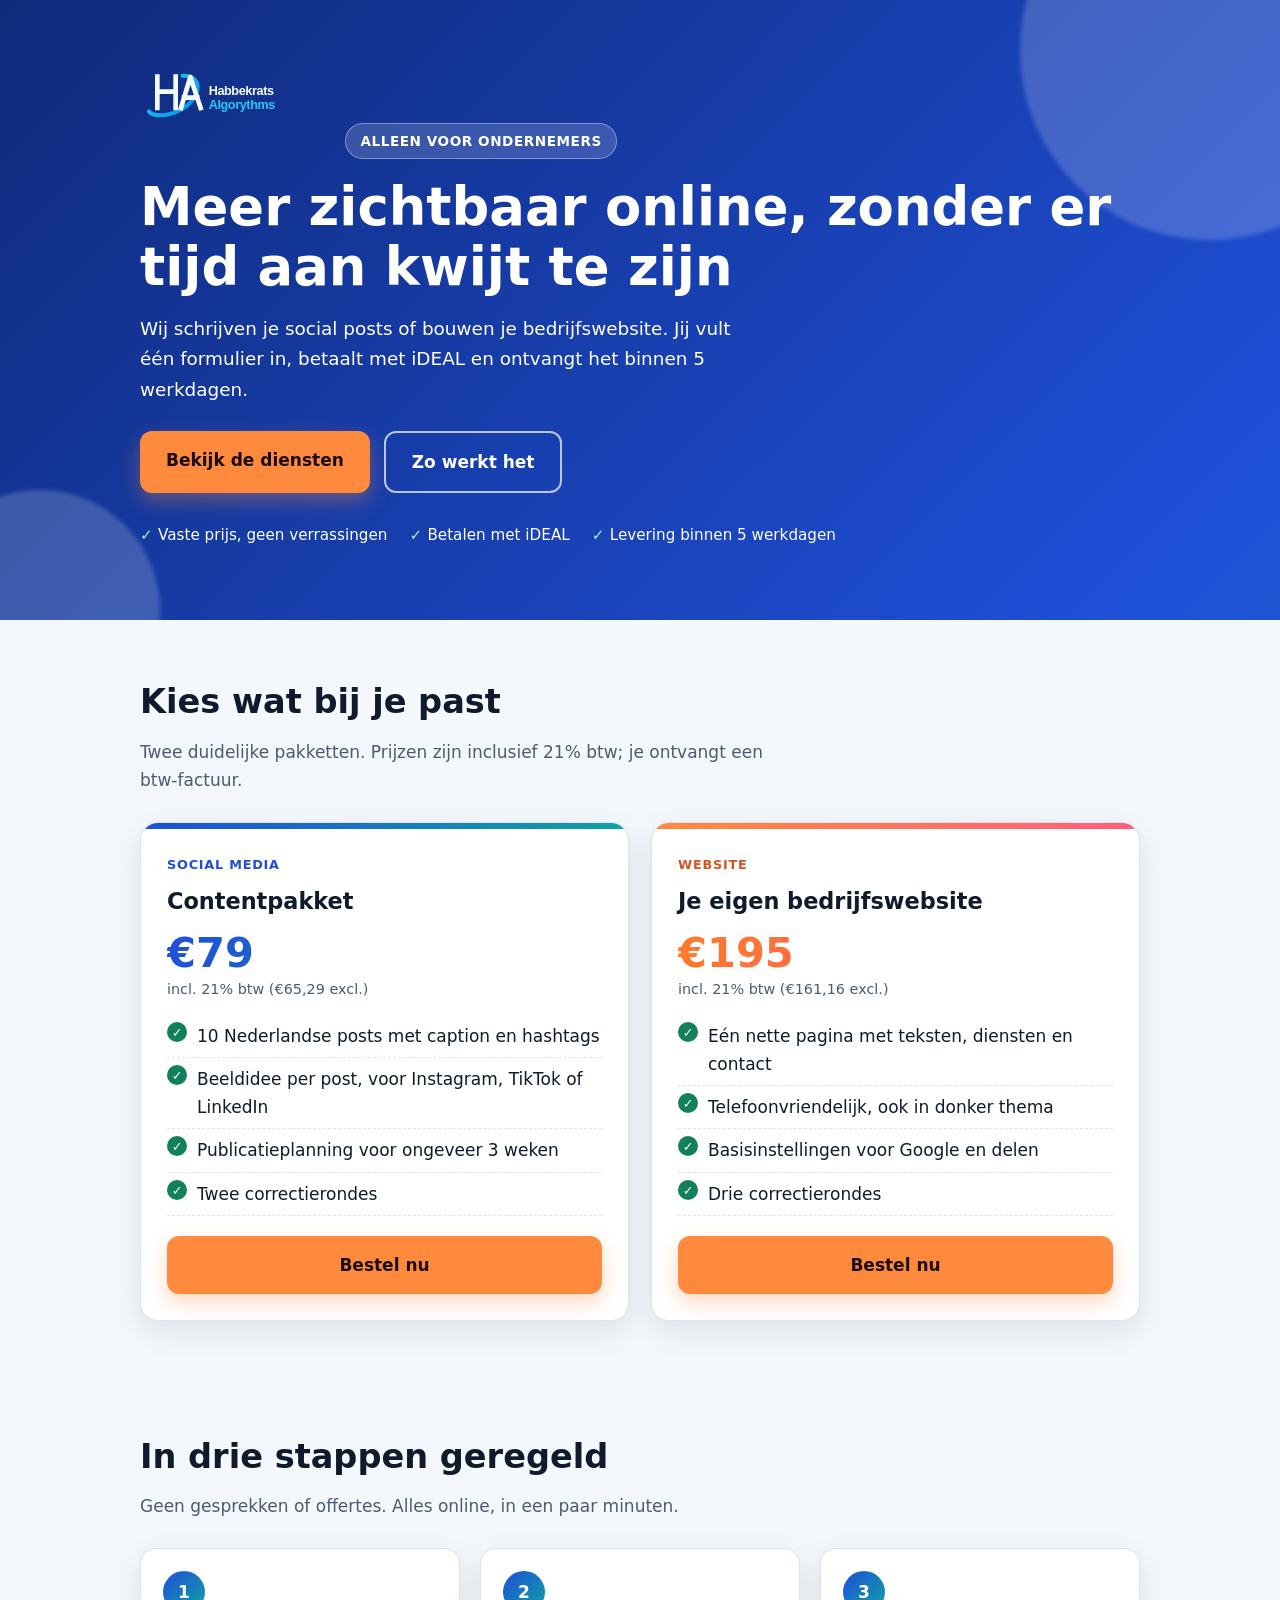
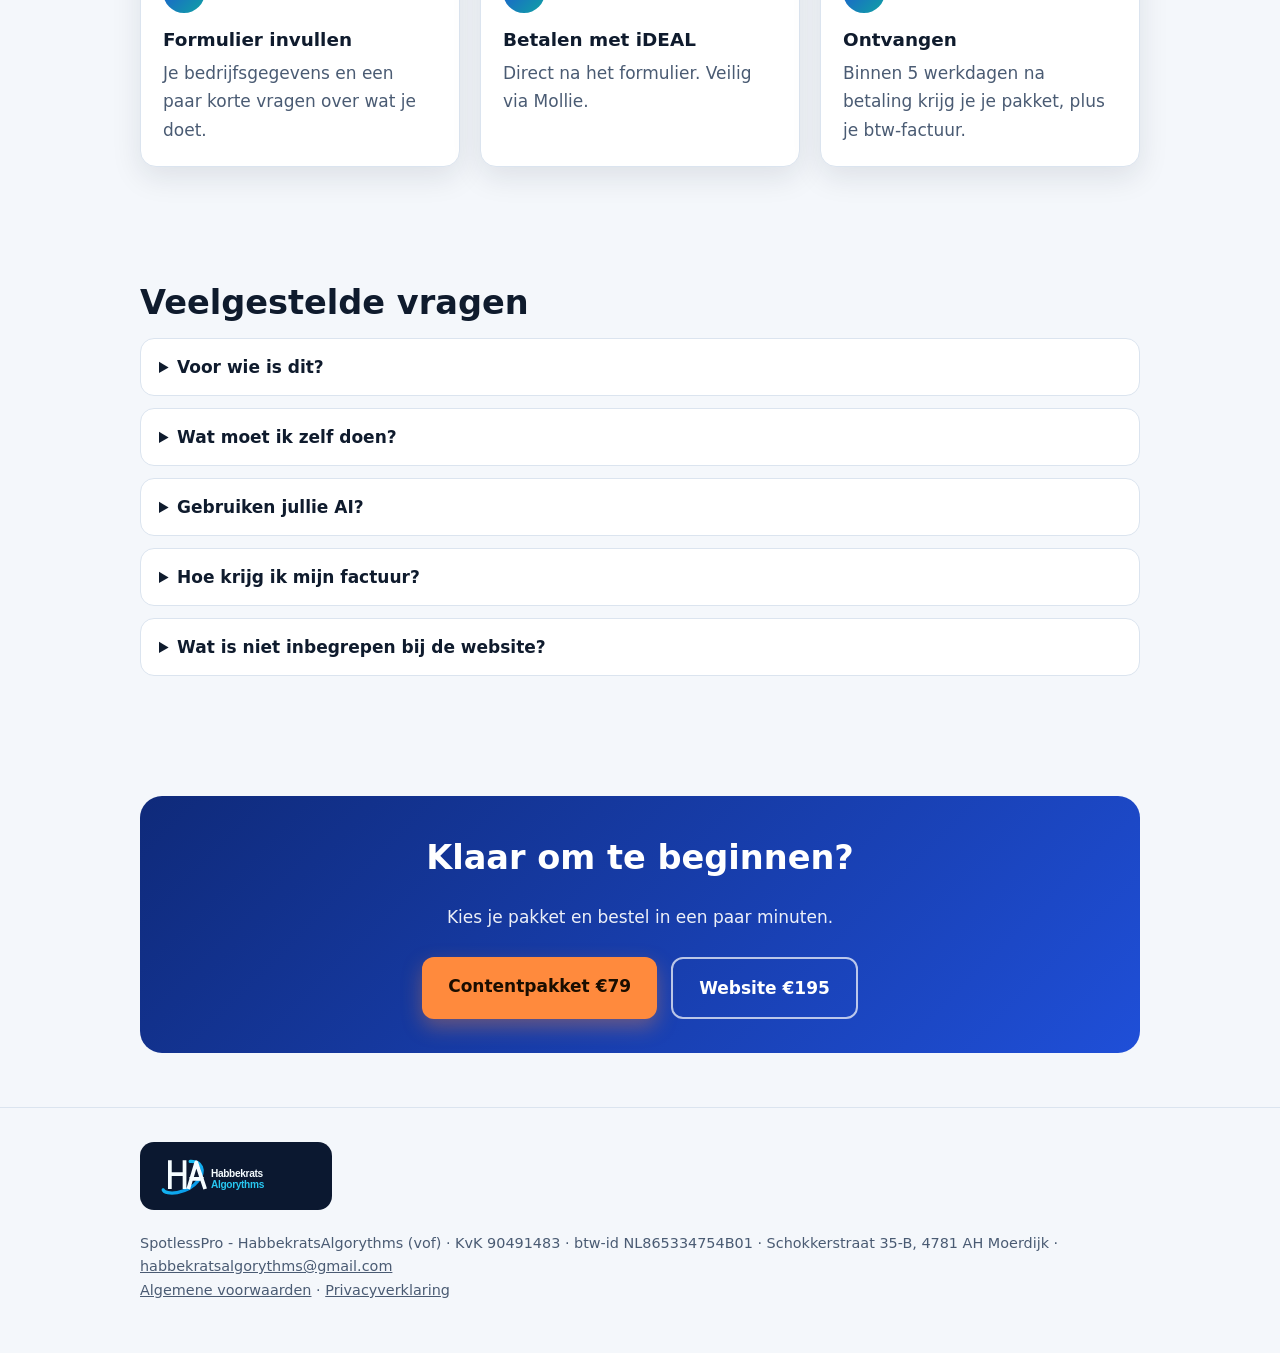
<file: 2026-11/contentdienst-design/index.html>
<!doctype html>
<html lang="nl"><head><meta charset="utf-8"><meta name="viewport" content="width=device-width,initial-scale=1">
<title>Social posts en websites voor ondernemers | SpotlessPro Contentdienst</title>
<meta name="description" content="Tien Nederlandse social posts met planning (€79) of een nette one-page website (€195). Alleen voor ondernemers, klaar in 5 werkdagen.">
<link rel="stylesheet" href="style.css"></head><body>
<header class="hero"><div class="wrap">
<a class="brand" href="index.html" aria-label="HabbekratsAlgorythms"><img src="logo.svg" alt="HabbekratsAlgorythms" width="220" height="66"></a>
<span class="badge">ALLEEN VOOR ONDERNEMERS</span>
<h1>Meer zichtbaar online, zonder er tijd aan kwijt te zijn</h1>
<p class="lead">Wij schrijven je social posts of bouwen je bedrijfswebsite. Jij vult één formulier in, betaalt met iDEAL en ontvangt het binnen 5 werkdagen.</p>
<div class="cta-row"><a class="btn" href="#diensten">Bekijk de diensten</a><a class="btn ghost" href="#werkwijze">Zo werkt het</a></div>
<div class="trust"><span>Vaste prijs, geen verrassingen</span><span>Betalen met iDEAL</span><span>Levering binnen 5 werkdagen</span></div>
</div></header>
<main>
<section id="diensten"><div class="wrap">
<h2 class="reveal">Kies wat bij je past</h2><p class="sub reveal">Twee duidelijke pakketten. Prijzen zijn inclusief 21% btw; je ontvangt een btw-factuur.</p>
<div class="grid">
<article class="card reveal"><span class="tag">Social media</span><h3>Contentpakket</h3>
<div class="price">€79</div><p class="vat">incl. 21% btw (€65,29 excl.)</p>
<ul><li>10 Nederlandse posts met caption en hashtags</li><li>Beeldidee per post, voor Instagram, TikTok of LinkedIn</li><li>Publicatieplanning voor ongeveer 3 weken</li><li>Twee correctierondes</li></ul>
<a class="btn" href="bestel.html?pakket=content">Bestel nu</a></article>
<article class="card alt reveal"><span class="tag">Website</span><h3>Je eigen bedrijfswebsite</h3>
<div class="price">€195</div><p class="vat">incl. 21% btw (€161,16 excl.)</p>
<ul><li>Eén nette pagina met teksten, diensten en contact</li><li>Telefoonvriendelijk, ook in donker thema</li><li>Basisinstellingen voor Google en delen</li><li>Drie correctierondes</li></ul>
<a class="btn" href="bestel.html?pakket=website">Bestel nu</a></article>
</div></div></section>
<section id="werkwijze"><div class="wrap">
<h2 class="reveal">In drie stappen geregeld</h2><p class="sub reveal">Geen gesprekken of offertes. Alles online, in een paar minuten.</p>
<div class="steps">
<div class="step reveal"><h3>Formulier invullen</h3><p>Je bedrijfsgegevens en een paar korte vragen over wat je doet.</p></div>
<div class="step reveal"><h3>Betalen met iDEAL</h3><p>Direct na het formulier. Veilig via Mollie.</p></div>
<div class="step reveal"><h3>Ontvangen</h3><p>Binnen 5 werkdagen na betaling krijg je je pakket, plus je btw-factuur.</p></div>
</div></div></section>
<section><div class="wrap faq"><h2 class="reveal">Veelgestelde vragen</h2>
<details class="reveal"><summary>Voor wie is dit?</summary><p>Uitsluitend voor ondernemers en organisaties. Particulieren kunnen helaas niet bestellen.</p></details>
<details class="reveal"><summary>Wat moet ik zelf doen?</summary><p>Het formulier invullen en vooraf controleren of feiten, prijzen en rechten op beeld kloppen. Wij plaatsen niets voor je en beloven geen volgers, bezoekers of omzet.</p></details>
<details class="reveal"><summary>Gebruiken jullie AI?</summary><p>Ja, als schrijfhulp. Elk pakket gaat voor levering door een vaste controle op feiten, claims en taal. Lees de privacyverklaring voor details.</p></details>
<details class="reveal"><summary>Hoe krijg ik mijn factuur?</summary><p>Na betaling sturen wij binnen vijf werkdagen een btw-factuur naar het adres dat je opgeeft.</p></details>
<details class="reveal"><summary>Wat is niet inbegrepen bij de website?</summary><p>Domein, hosting, e-mail, webshop, formulieren en onderhoud na oplevering. Je krijgt de bestanden met uitleg om ze gratis te plaatsen.</p></details>
</div></section>
<section><div class="wrap"><div class="band reveal"><h2>Klaar om te beginnen?</h2><p>Kies je pakket en bestel in een paar minuten.</p>
<div class="cta-row" style="justify-content:center"><a class="btn" href="bestel.html?pakket=content">Contentpakket €79</a><a class="btn ghost" href="bestel.html?pakket=website">Website €195</a></div></div></div></section>
</main>
<footer><div class="wrap"><span class="chip"><img src="logo.svg" alt="HabbekratsAlgorythms" width="170" height="51"></span><br>SpotlessPro - HabbekratsAlgorythms (vof) · KvK 90491483 · btw-id NL865334754B01 · Schokkerstraat 35-B, 4781 AH Moerdijk · <a href="mailto:habbekratsalgorythms@gmail.com">habbekratsalgorythms@gmail.com</a><br><a href="voorwaarden.html">Algemene voorwaarden</a> · <a href="privacy.html">Privacyverklaring</a></div></footer>
<script>(function(){var els=document.querySelectorAll('.reveal');if(!('IntersectionObserver' in window)){els.forEach(function(e){e.classList.add('in')});return}
var io=new IntersectionObserver(function(en){en.forEach(function(x){if(x.isIntersecting){x.target.classList.add('in');io.unobserve(x.target)}})},{threshold:.12});els.forEach(function(e){io.observe(e)});})();</script>
</body></html>
</file>
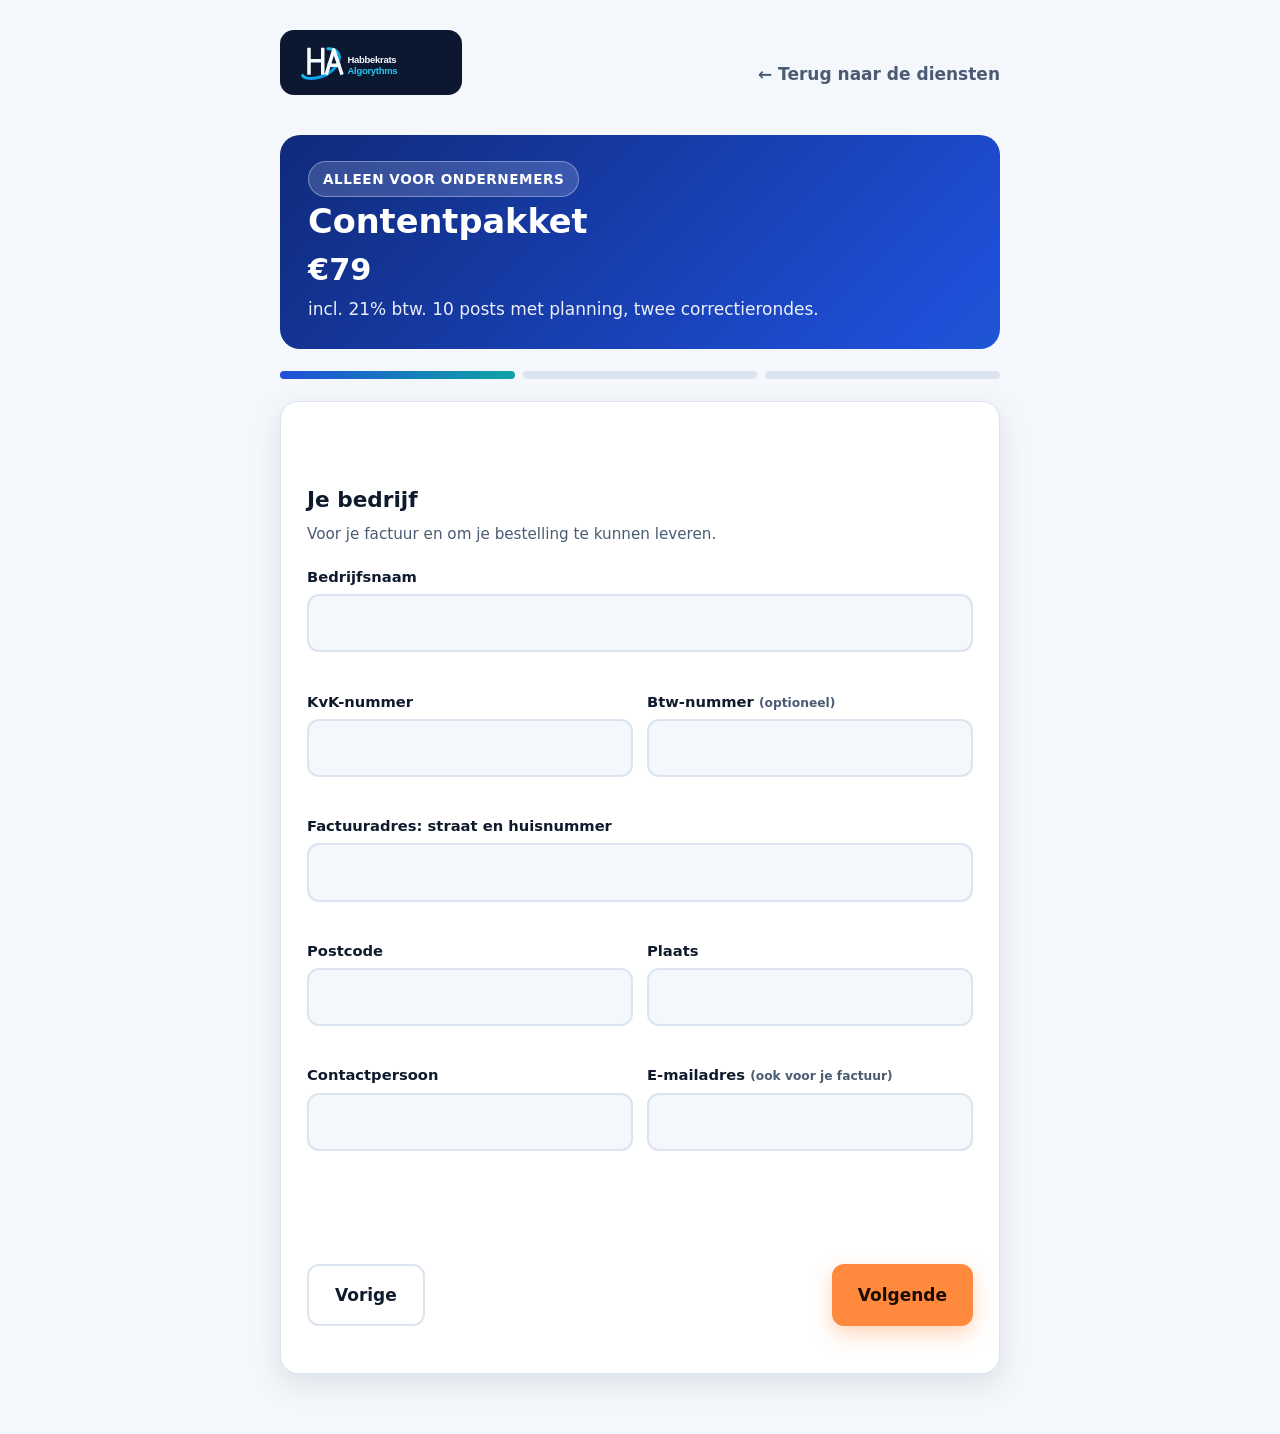
<file: 2026-11/contentdienst-design/bestel.html>
<!doctype html>
<html lang="nl"><head><meta charset="utf-8"><meta name="viewport" content="width=device-width,initial-scale=1">
<title>Bestellen | SpotlessPro Contentdienst</title><meta name="robots" content="noindex">
<link rel="stylesheet" href="style.css"><link rel="stylesheet" href="bestel.css"></head><body>
<main class="order">
<div class="top"><a href="index.html" aria-label="HabbekratsAlgorythms"><span class="chip"><img src="logo.svg" alt="HabbekratsAlgorythms" width="150" height="45"></span></a><a class="back" href="index.html">&larr; Terug naar de diensten</a></div>
<div class="orderhero"><span class="badge">ALLEEN VOOR ONDERNEMERS</span><h1 id="ptitle">Je bestelling</h1><div class="p" id="pprice"></div><div id="pnote" style="opacity:.92"></div></div>
<div class="progress" id="prog" aria-hidden="true"><i class="on"></i><i></i><i></i></div>
<form class="panel" id="f" novalidate autocomplete="on">
<div class="hp" aria-hidden="true"><label>Website <input type="text" name="website2" tabindex="-1" autocomplete="off"></label></div>
<section data-step="1"><h2>Je bedrijf</h2><p class="hint">Voor je factuur en om je bestelling te kunnen leveren.</p>
<div class="field"><label for="bedrijfsnaam">Bedrijfsnaam</label><input type="text" id="bedrijfsnaam" name="bedrijfsnaam" required maxlength="100"><div class="err"></div></div>
<div class="row"><div class="field"><label for="kvk">KvK-nummer</label><input type="text" id="kvk" name="kvk" required maxlength="20" inputmode="numeric"><div class="err"></div></div>
<div class="field"><label for="btw">Btw-nummer <small>(optioneel)</small></label><input type="text" id="btw" name="btw" maxlength="30"></div></div>
<div class="field"><label for="straat">Factuuradres: straat en huisnummer</label><input type="text" id="straat" name="straat" required maxlength="100" autocomplete="address-line1"><div class="err"></div></div>
<div class="row"><div class="field"><label for="postcode">Postcode</label><input type="text" id="postcode" name="postcode" required maxlength="12" autocomplete="postal-code"><div class="err"></div></div>
<div class="field"><label for="plaats">Plaats</label><input type="text" id="plaats" name="plaats" required maxlength="60" autocomplete="address-level2"><div class="err"></div></div></div>
<div class="row"><div class="field"><label for="contact">Contactpersoon</label><input type="text" id="contact" name="contact" required maxlength="80" autocomplete="name"><div class="err"></div></div>
<div class="field"><label for="email">E-mailadres <small>(ook voor je factuur)</small></label><input type="email" id="email" name="email" required maxlength="120" autocomplete="email"><div class="err"></div></div></div>
</section>
<section data-step="2" hidden><h2>Over je bedrijf</h2><p class="hint">Korte antwoorden zijn genoeg. Vul geen persoonsgegevens van klanten of personeel in.</p>
<div class="field"><label for="wat">Wat doet je bedrijf? <small>(1 tot 2 zinnen)</small></label><textarea id="wat" name="wat" required maxlength="400"></textarea><div class="err"></div></div>
<div class="field"><label for="werkgebied">Plaats of werkgebied</label><input type="text" id="werkgebied" name="werkgebied" required maxlength="100"><div class="err"></div></div>
<div class="field"><label for="diensten">Top 3 diensten of producten</label><textarea id="diensten" name="diensten" required maxlength="400"></textarea><div class="err"></div></div>
<div class="row"><div class="field"><label for="toon">Toon</label><select id="toon" name="toon"><option>Zakelijk</option><option>Informeel</option></select></div>
<div class="field"><label for="aanspreek">Aanspreekvorm</label><select id="aanspreek" name="aanspreek"><option>u/uw</option><option>je/jij</option></select></div></div>
<div class="field"><label for="extra" id="extralabel">Extra</label><textarea id="extra" name="extra" required maxlength="400"></textarea><div class="err"></div></div>
<p class="hint">Logo's en foto's kun je na je bestelling als antwoord op onze mail meesturen (alleen met rechten en toestemmingen).</p>
</section>
<section data-step="3" hidden><h2>Bevestigen</h2><p class="hint">Nog één stap. Daarna kun je meteen betalen met iDEAL.</p>
<div class="summary" id="summary"></div>
<label class="chk" for="akkoord"><input type="checkbox" id="akkoord" name="akkoord"><span>Ik bestel namens een onderneming en ga akkoord met de <a href="voorwaarden.html" target="_blank" rel="noopener">algemene voorwaarden</a>. Zie ook de <a href="privacy.html" target="_blank" rel="noopener">privacyverklaring</a>.</span></label><div class="err" id="akerr"></div>
</section>
<div class="nav"><button type="button" class="btn sec" id="prev" hidden>Vorige</button><button type="button" class="btn" id="next">Volgende</button></div>
<div class="err" id="senderr" role="alert"></div>
</form>
<div class="panel done" id="done" hidden><div class="tick">&#10003;</div><h2>Bedankt voor je bestelling!</h2>
<p>Betaal nu veilig met iDEAL. Daarna leveren wij binnen vijf werkdagen. Je hebt ook een mail met dezelfde betaallink gekregen.</p>
<p><a class="btn" id="paylink" href="#">Betaal met iDEAL</a></p><p class="hint">Geen mail ontvangen? Kijk in je spam of mail naar habbekratsalgorythms@gmail.com.</p></div>
</main>
<script>
(function(){
var WEBAPP='https://script.google.com/macros/s/AKfycbwtdUUUOTIZzDEwzBvFGTEN1DSkPp_5A71_HbENtJHx6x-fst_EREqn9GpDIoP-7QV7/exec';
var P={content:{t:'Contentpakket',p:'€79',n:'incl. 21% btw. 10 posts met planning, twee correctierondes.',link:'https://payment-links.mollie.com/payment/tSyVpTpDtBwsyTrXQ4zYT',lab:'Op welke platforms wil je posten? (Instagram, TikTok, LinkedIn)'},
website:{t:'Je eigen bedrijfswebsite',p:'€195',n:'incl. 21% btw. One-page website, drie correctierondes.',link:'https://payment-links.mollie.com/payment/q7rpyHGYd2QXqZohXKobH',lab:'Welke openbare contactgegevens mogen op de site? (telefoon, e-mail, adres, openingstijden; zeg per gegeven ja of nee)'}};
var q=new URLSearchParams(location.search).get('pakket');var key=P[q]?q:'content';var pk=P[key];
document.getElementById('ptitle').textContent=pk.t;document.getElementById('pprice').textContent=pk.p;document.getElementById('pnote').textContent=pk.n;document.getElementById('extralabel').textContent=pk.lab;document.getElementById('paylink').href=pk.link;
var f=document.getElementById('f'),steps=[].slice.call(f.querySelectorAll('section')),bars=document.querySelectorAll('#prog i'),next=document.getElementById('next'),prev=document.getElementById('prev'),cur=0,sending=false;
function show(){steps.forEach(function(s,i){s.hidden=i!==cur});bars.forEach(function(b,i){b.className=i<=cur?'on':''});prev.hidden=cur===0;next.textContent=cur===2?'Bestelling plaatsen':'Volgende';if(cur===2)summary();window.scrollTo({top:0,behavior:'smooth'})}
function val(){var ok=true;[].forEach.call(steps[cur].querySelectorAll('[required]'),function(el){var e=el.parentNode.querySelector('.err');var v=el.value.trim();var bad=!v||(el.type==='email'&&!/^[^\s@]+@[^\s@]+\.[^\s@]{2,}$/.test(v));if(e)e.textContent=bad?'Vul dit veld in.':'';if(bad)ok=false});if(!ok){var first=steps[cur].querySelector('.err:not(:empty)');if(first)first.parentNode.querySelector('input,textarea').focus()}return ok}
function summary(){var g=function(n){return f.elements[n].value.trim()};document.getElementById('summary').innerHTML='<strong>'+pk.t+'</strong> · '+pk.p+' incl. btw<br>'+esc(g('bedrijfsnaam'))+' · KvK '+esc(g('kvk'))+'<br>'+esc(g('email'))}
function esc(s){return s.replace(/[&<>"]/g,function(c){return{'&':'&amp;','<':'&lt;','>':'&gt;','"':'&quot;'}[c]})}
prev.onclick=function(){if(cur>0){cur--;show()}};
next.onclick=function(){if(sending)return;if(!val())return;if(cur<2){cur++;show();return}
if(!f.elements.akkoord.checked){document.getElementById('akerr').textContent='Ga akkoord met de voorwaarden om te bestellen.';return}document.getElementById('akerr').textContent='';send()};
function send(){sending=true;next.textContent='Bezig...';next.disabled=true;document.getElementById('senderr').textContent='';var d={pakket:key,akkoord:true,website2:f.elements.website2.value};['bedrijfsnaam','kvk','btw','straat','postcode','plaats','contact','email','wat','werkgebied','diensten','toon','aanspreek','extra'].forEach(function(n){d[n]=f.elements[n].value});
if(WEBAPP==='WEBAPP_URL'){fail('De bestelpagina is nog niet gekoppeld.');return}
fetch(WEBAPP,{method:'POST',headers:{'Content-Type':'text/plain;charset=utf-8'},body:JSON.stringify(d)}).then(function(r){return r.json()}).then(function(j){if(j&&j.ok){f.hidden=true;document.getElementById('prog').hidden=true;document.getElementById('done').hidden=false;window.scrollTo({top:0,behavior:'smooth'})}else fail(j&&j.error==='limiet'?'Er zijn te veel bestellingen tegelijk. Probeer het later opnieuw.':'Er ging iets mis. Controleer je gegevens of mail ons op habbekratsalgorythms@gmail.com.')}).catch(function(){fail('Verzenden is niet gelukt. Probeer het opnieuw of mail ons op habbekratsalgorythms@gmail.com.')})}
function fail(m){sending=false;next.disabled=false;next.textContent='Bestelling plaatsen';document.getElementById('senderr').textContent=m}
show();})();
</script></body></html>
</file>
<file: 2026-11/contentdienst-design/style.css>
:root{--bg:#f4f7fb;--fg:#0f1b2d;--mu:#4a5b73;--card:#fff;--line:#dbe4ef;--p1:#1f4fd8;--p2:#0fa3a3;--ac:#ff8a3d;--acf:#1a0d00;--ok:#12805c;--shadow:0 10px 30px rgba(15,27,45,.10)}
@media (prefers-color-scheme:dark){:root{--bg:#0a1220;--fg:#eaf1fb;--mu:#9db0cc;--card:#111d33;--line:#22324d;--p1:#6e95ff;--p2:#3fd6d0;--ac:#ffa35e;--acf:#1a0d00;--ok:#4fd5a4;--shadow:0 10px 30px rgba(0,0,0,.4)}}
*{box-sizing:border-box}html{scroll-behavior:smooth}
body{margin:0;background:var(--bg);color:var(--fg);font:17px/1.65 system-ui,-apple-system,"Segoe UI",Roboto,sans-serif}
a{color:var(--p1)}
.wrap{max-width:1040px;margin:0 auto;padding:0 20px}
.hero{background:linear-gradient(135deg,#0f2a7a,#1f4fd8 45%,#0fa3a3);background-size:200% 200%;animation:shift 14s ease-in-out infinite;color:#fff;position:relative;overflow:hidden}
.hero:before,.hero:after{content:"";position:absolute;border-radius:50%;filter:blur(2px);opacity:.18;background:#fff}
.hero:before{width:380px;height:380px;right:-120px;top:-140px;animation:float 9s ease-in-out infinite}
.hero:after{width:240px;height:240px;left:-80px;bottom:-110px;animation:float 11s ease-in-out infinite reverse}
.hero .wrap{position:relative;z-index:1;padding-top:64px;padding-bottom:72px}
.badge{display:inline-block;background:rgba(255,255,255,.16);border:1px solid rgba(255,255,255,.35);padding:6px 14px;border-radius:999px;font-size:.85rem;font-weight:600;letter-spacing:.04em;animation:rise .7s both}
h1{font-size:clamp(2rem,5vw,3.3rem);line-height:1.12;margin:18px 0 14px;animation:rise .8s .08s both}
.lead{font-size:1.15rem;max-width:620px;opacity:.95;animation:rise .8s .16s both}
.cta-row{display:flex;gap:14px;flex-wrap:wrap;margin-top:26px;animation:rise .8s .24s both}
.btn{display:inline-block;background:var(--ac);color:var(--acf);text-decoration:none;font-weight:800;padding:15px 26px;border-radius:12px;box-shadow:0 8px 20px rgba(255,138,61,.35);transition:transform .2s,box-shadow .2s}
.btn:hover,.btn:focus-visible{transform:translateY(-3px);box-shadow:0 14px 28px rgba(255,138,61,.45);outline:none}
.btn.ghost{background:transparent;color:#fff;border:2px solid rgba(255,255,255,.7);box-shadow:none}
.trust{display:flex;gap:22px;flex-wrap:wrap;margin-top:30px;font-size:.95rem;opacity:.95;animation:rise .8s .32s both}
.trust span:before{content:"\2713\00a0";color:#9ff3cf;font-weight:800}
section{padding:54px 0}
h2{font-size:clamp(1.5rem,3.5vw,2.1rem);margin:0 0 8px}
.sub{color:var(--mu);max-width:640px;margin:0 0 28px}
.grid{display:grid;grid-template-columns:repeat(auto-fit,minmax(300px,1fr));gap:22px}
.card{background:var(--card);border:1px solid var(--line);border-radius:18px;padding:26px;box-shadow:var(--shadow);position:relative;overflow:hidden;transition:transform .25s,box-shadow .25s}
.card:hover{transform:translateY(-6px)}
.card:before{content:"";position:absolute;left:0;top:0;right:0;height:6px;background:linear-gradient(90deg,var(--p1),var(--p2))}
.card.alt:before{background:linear-gradient(90deg,var(--ac),#ff5e7a)}
.tag{font-size:.8rem;font-weight:700;letter-spacing:.06em;text-transform:uppercase;color:var(--p1)}
.card.alt .tag{color:#d9531e}
.card h3{font-size:1.4rem;margin:6px 0 4px}
.price{font-size:2.6rem;font-weight:800;line-height:1.1;margin:10px 0 2px;background:linear-gradient(90deg,var(--p1),var(--p2));-webkit-background-clip:text;background-clip:text;color:transparent}
.card.alt .price{background:linear-gradient(90deg,#ff7a2e,#ff4d6d);-webkit-background-clip:text;background-clip:text}
.vat{color:var(--mu);font-size:.9rem;margin:0 0 14px}
.card ul{list-style:none;padding:0;margin:0 0 20px}
.card li{padding:7px 0 7px 30px;position:relative;border-bottom:1px dashed var(--line)}
.card li:before{content:"\2713";position:absolute;left:0;top:7px;width:20px;height:20px;border-radius:50%;background:var(--ok);color:#fff;font-size:.8rem;display:grid;place-items:center}
.card .btn{width:100%;text-align:center}
.steps{display:grid;grid-template-columns:repeat(auto-fit,minmax(220px,1fr));gap:20px;counter-reset:s}
.step{background:var(--card);border:1px solid var(--line);border-radius:16px;padding:22px 22px 22px 22px;position:relative;box-shadow:var(--shadow)}
.step:before{counter-increment:s;content:counter(s);display:grid;place-items:center;width:42px;height:42px;border-radius:50%;background:linear-gradient(135deg,var(--p1),var(--p2));color:#fff;font-weight:800;margin-bottom:12px;animation:pulse 3s ease-in-out infinite}
.step h3{margin:0 0 4px;font-size:1.15rem}.step p{margin:0;color:var(--mu)}
.faq details{background:var(--card);border:1px solid var(--line);border-radius:14px;padding:14px 18px;margin-bottom:12px}
.faq summary{cursor:pointer;font-weight:700}.faq p{color:var(--mu);margin:8px 0 0}
.band{background:linear-gradient(135deg,#0f2a7a,#1f4fd8);color:#fff;border-radius:22px;padding:34px;text-align:center}
.band h2{color:#fff}.band p{opacity:.92}
footer{padding:34px 0 50px;color:var(--mu);font-size:.9rem;border-top:1px solid var(--line)}
footer a{color:var(--mu)}
.reveal{opacity:0;transform:translateY(22px);transition:opacity .7s,transform .7s}.reveal.in{opacity:1;transform:none}
@keyframes rise{from{opacity:0;transform:translateY(18px)}to{opacity:1;transform:none}}
@keyframes shift{0%,100%{background-position:0% 50%}50%{background-position:100% 50%}}
@keyframes float{0%,100%{transform:translateY(0)}50%{transform:translateY(-22px)}}
@keyframes pulse{0%,100%{box-shadow:0 0 0 0 rgba(31,79,216,.35)}50%{box-shadow:0 0 0 10px rgba(31,79,216,0)}}
@media (prefers-reduced-motion:reduce){*{animation:none!important;transition:none!important}.reveal{opacity:1;transform:none}html{scroll-behavior:auto}}
.legal main{max-width:760px;margin:0 auto;padding:36px 20px 60px}.legal h1{font-size:2rem;color:var(--fg);animation:none}.legal h2{margin-top:26px}
.topbar{padding:14px 0;border-bottom:1px solid var(--line);background:var(--card)}.topbar a{font-weight:800;text-decoration:none;color:var(--p1)}

.brand{display:inline-block;margin-bottom:22px;animation:rise .7s both}.brand img{display:block;height:auto;max-width:200px}
.chip{display:inline-block;background:#0b1830;border-radius:14px;padding:10px 16px;margin-bottom:14px}.chip img{display:block;height:auto;max-width:160px}
.topbar .chip{margin:0;padding:6px 14px}.topbar .chip img{max-width:150px}
</file>
<file: 2026-11/contentdienst-design/bestel.css>
.order{max-width:760px;margin:0 auto;padding:30px 20px 60px}
.order .top{display:flex;align-items:center;justify-content:space-between;gap:12px;flex-wrap:wrap;margin-bottom:18px}
.order .back{color:var(--mu);text-decoration:none;font-weight:600}
.orderhero{background:linear-gradient(135deg,#0f2a7a,#1f4fd8 45%,#0fa3a3);background-size:200% 200%;animation:shift 14s ease-in-out infinite;color:#fff;border-radius:20px;padding:26px 28px;margin-bottom:22px}
.orderhero h1{font-size:clamp(1.5rem,4vw,2.1rem);margin:6px 0 4px;animation:none}
.orderhero .p{font-size:1.9rem;font-weight:800}
.progress{display:flex;gap:8px;margin:0 0 22px}
.progress i{flex:1;height:8px;border-radius:99px;background:var(--line);transition:background .3s}
.progress i.on{background:linear-gradient(90deg,var(--p1),var(--p2))}
.panel{background:var(--card);border:1px solid var(--line);border-radius:18px;padding:26px;box-shadow:var(--shadow)}
.panel h2{margin:0 0 4px;font-size:1.35rem}.panel .hint{color:var(--mu);margin:0 0 18px;font-size:.95rem}
.row{display:grid;grid-template-columns:1fr 1fr;gap:14px}@media (max-width:560px){.row{grid-template-columns:1fr}}
label{display:block;font-weight:700;font-size:.92rem;margin:0 0 5px}
input[type=text],input[type=email],textarea,select{width:100%;padding:13px 14px;border:2px solid var(--line);border-radius:12px;background:var(--bg);color:var(--fg);font:inherit;transition:border-color .2s,box-shadow .2s}
input:focus,textarea:focus,select:focus{outline:none;border-color:var(--p1);box-shadow:0 0 0 4px rgba(31,79,216,.15)}
textarea{min-height:92px;resize:vertical}.field{margin-bottom:16px}.field small{color:var(--mu)}
.err{color:#d33a3a;font-weight:600;font-size:.9rem;margin-top:4px;min-height:1.2em}
.chk{display:flex;gap:12px;align-items:flex-start;background:var(--bg);border:2px solid var(--line);border-radius:12px;padding:14px}.chk input{width:22px;height:22px;margin-top:3px;accent-color:var(--p1)}
.nav{display:flex;justify-content:space-between;gap:12px;margin-top:22px;flex-wrap:wrap}
.nav .btn{border:0;cursor:pointer;font:inherit;font-weight:800}.nav .btn.sec{background:transparent;color:var(--fg);border:2px solid var(--line);box-shadow:none}
.summary{background:var(--bg);border:1px dashed var(--line);border-radius:12px;padding:14px;margin-bottom:16px}
.done{text-align:center;padding:14px 4px}.done .tick{width:72px;height:72px;border-radius:50%;background:linear-gradient(135deg,var(--p1),var(--p2));color:#fff;display:grid;place-items:center;font-size:2.2rem;margin:0 auto 14px;animation:pulse 2.5s ease-in-out infinite}
.hp{position:absolute;left:-9999px;width:1px;height:1px;overflow:hidden}
</file>
